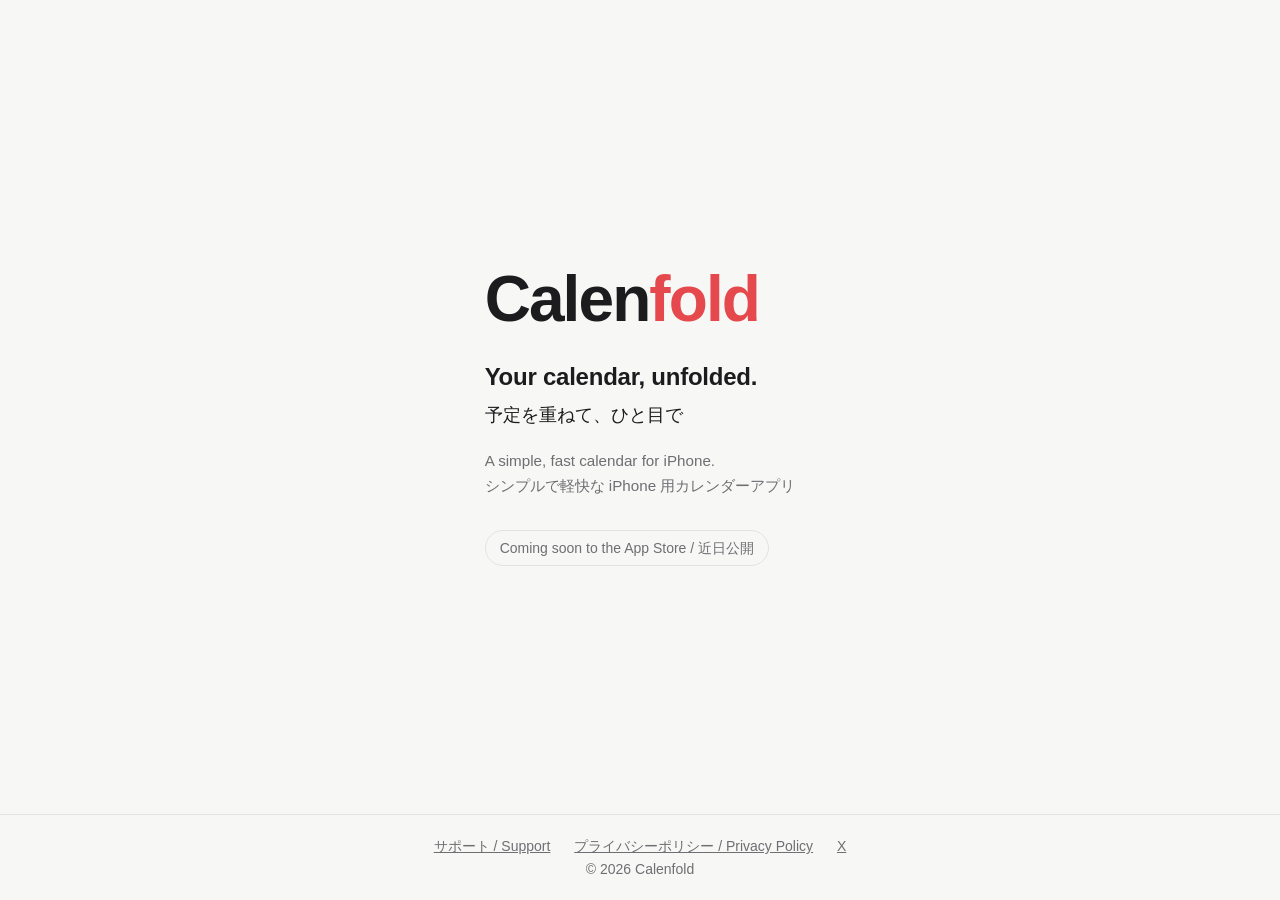
<file: index.html>
<!DOCTYPE html>
<html lang="en">
<head>
  <meta charset="utf-8">
  <meta name="viewport" content="width=device-width, initial-scale=1">
  <title>Calenfold — Your calendar, unfolded</title>
  <meta name="description" content="Calenfold — Your calendar, unfolded. 予定を重ねて、ひと目で。A simple, fast calendar app for iPhone. Coming soon to the App Store.">
  <meta property="og:title" content="Calenfold — Your calendar, unfolded">
  <meta property="og:description" content="予定を重ねて、ひと目で。A simple, fast calendar app for iPhone. Coming soon.">
  <meta property="og:url" content="https://calenfold.com/">
  <meta name="twitter:card" content="summary">
  <style>
    :root {
      --bg: #f7f7f5;
      --fg: #1c1c1e;
      --sub: #6e6e73;
      --accent: #e5484d;
      --line: #e3e3e0;
    }
    @media (prefers-color-scheme: dark) {
      :root {
        --bg: #111113;
        --fg: #f2f2f7;
        --sub: #98989f;
        --accent: #ff6369;
        --line: #2c2c2e;
      }
    }
    * { box-sizing: border-box; }
    body {
      margin: 0;
      min-height: 100vh;
      display: flex;
      flex-direction: column;
      background: var(--bg);
      color: var(--fg);
      font-family: -apple-system, BlinkMacSystemFont, "Hiragino Sans", "Helvetica Neue", sans-serif;
      line-height: 1.6;
    }
    main {
      flex: 1;
      display: flex;
      flex-direction: column;
      justify-content: center;
      max-width: 640px;
      margin: 0 auto;
      padding: 48px 24px;
    }
    h1 {
      font-size: clamp(2.5rem, 8vw, 4rem);
      letter-spacing: -0.03em;
      margin: 0 0 8px;
    }
    h1 span { color: var(--accent); }
    .lead { font-size: 1.25rem; margin: 0 0 4px; }
    .lead { font-size: 1.5rem; font-weight: 600; letter-spacing: -0.01em; }
    .ja { font-size: 1.125rem; margin: 0 0 20px; }
    .desc { color: var(--sub); font-size: 0.95rem; margin: 0 0 32px; }
    .badge {
      display: inline-block;
      align-self: flex-start;
      padding: 6px 14px;
      border: 1px solid var(--line);
      border-radius: 999px;
      font-size: 0.875rem;
      color: var(--sub);
    }
    footer {
      border-top: 1px solid var(--line);
      padding: 20px 24px;
      text-align: center;
      font-size: 0.875rem;
      color: var(--sub);
    }
    footer a { color: inherit; margin: 0 10px; }
  </style>
</head>
<body>
  <main>
    <h1>Calen<span>fold</span></h1>
    <p class="lead">Your calendar, unfolded.</p>
    <p class="ja">予定を重ねて、ひと目で</p>
    <p class="desc">A simple, fast calendar for iPhone.<br>シンプルで軽快な iPhone 用カレンダーアプリ</p>
    <span class="badge">Coming soon to the App Store / 近日公開</span>
  </main>
  <footer>
    <a href="/support/">サポート / Support</a>
    <a href="/privacy/">プライバシーポリシー / Privacy Policy</a>
    <a href="https://x.com/calenfold">X</a>
    <div>&copy; 2026 Calenfold</div>
  </footer>
</body>
</html>
</file>
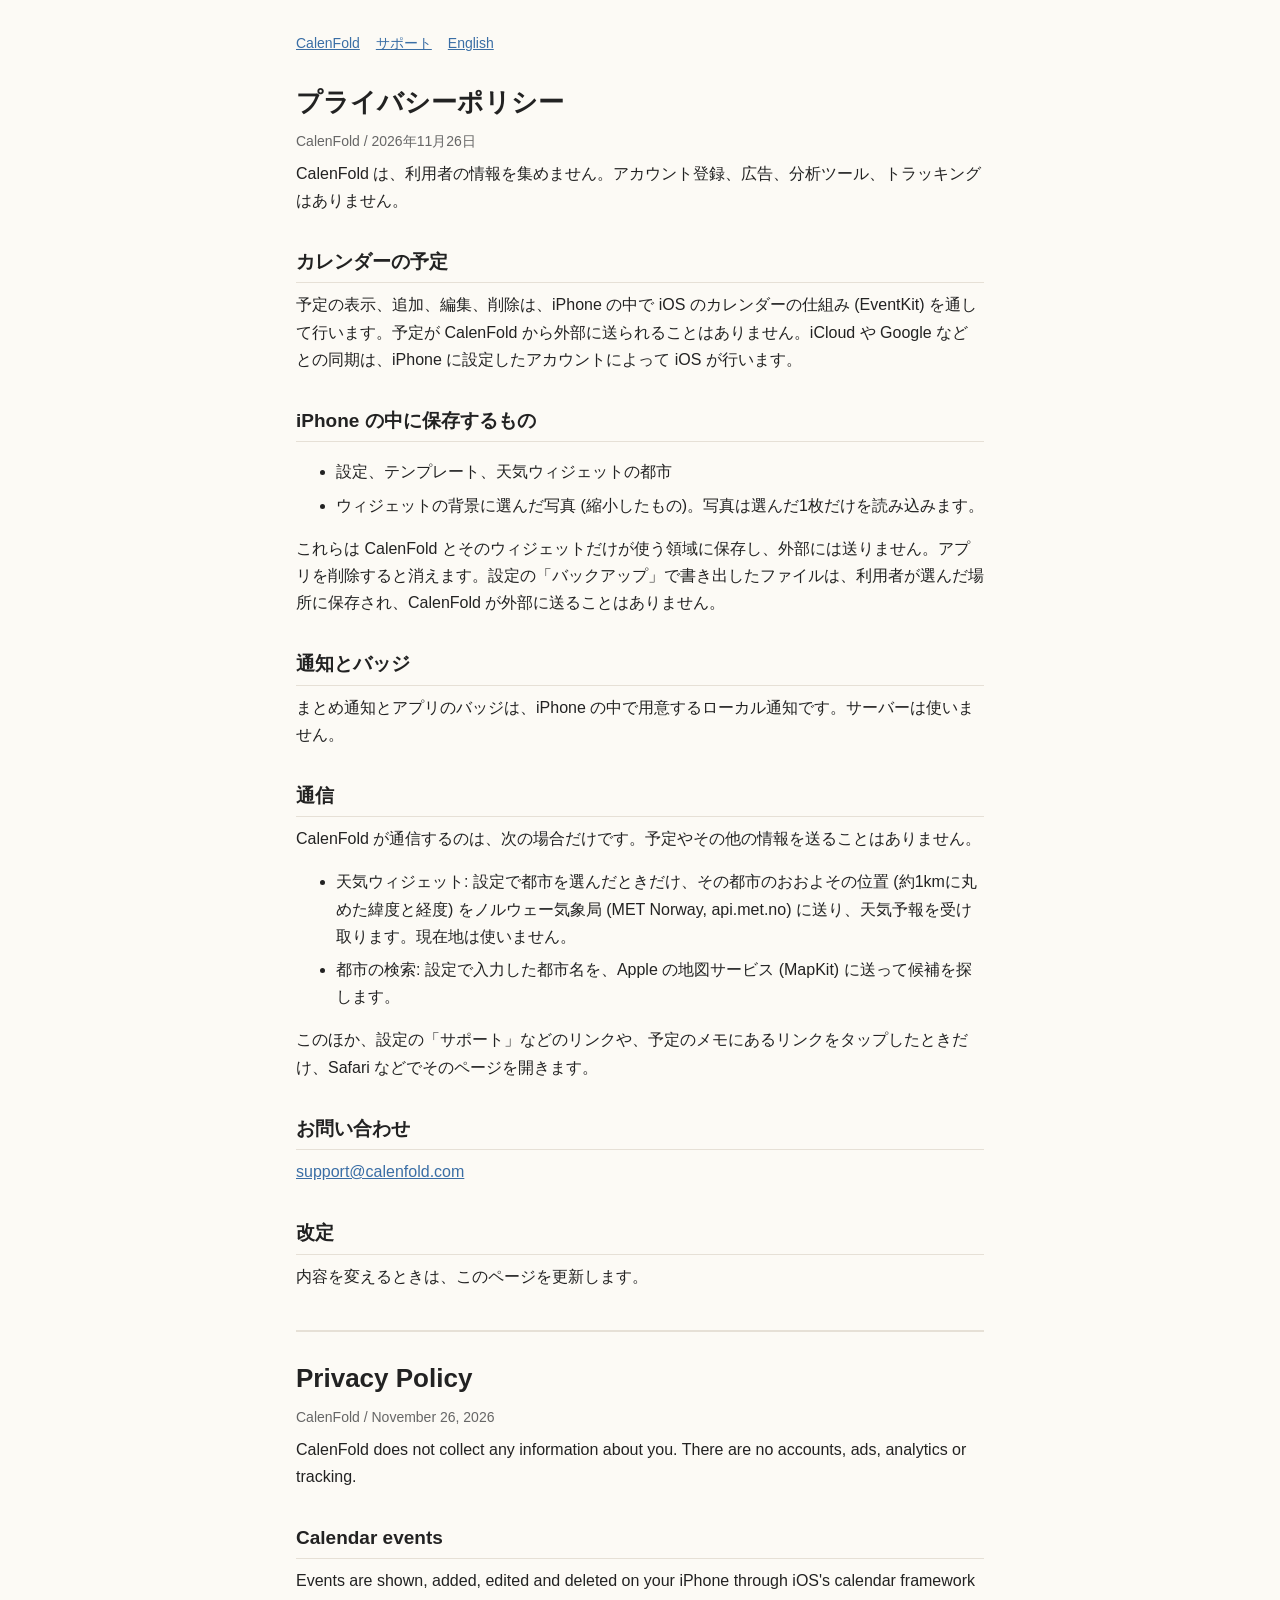
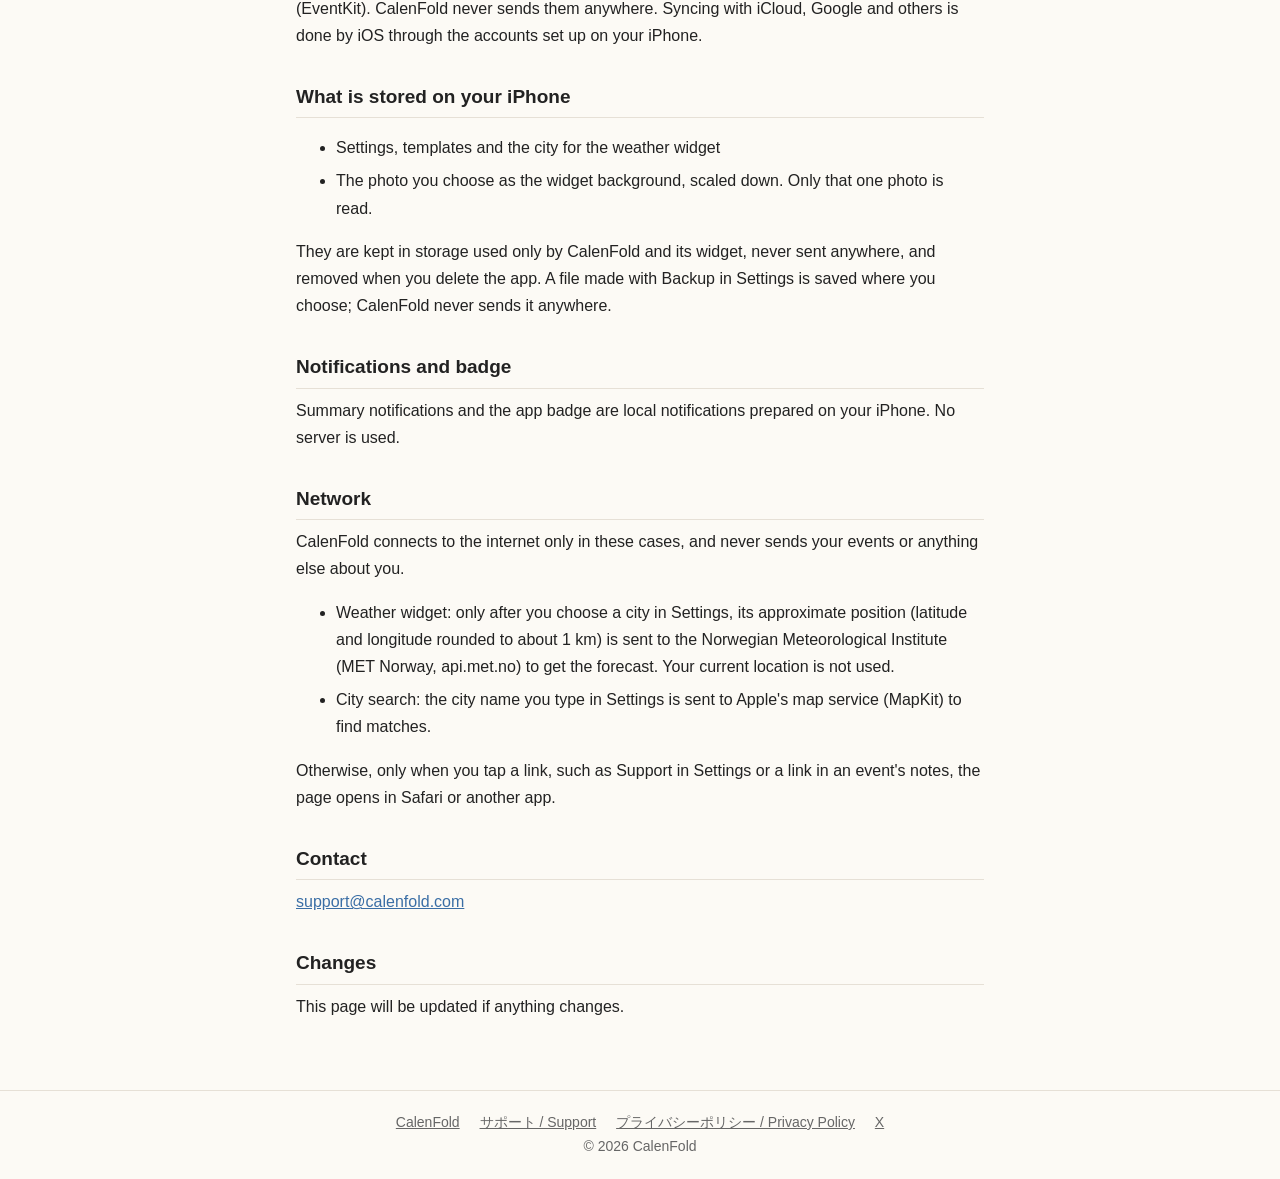
<file: privacy/index.html>
<!doctype html>
<html lang="ja">
<head>
<meta charset="utf-8">
<meta name="viewport" content="width=device-width, initial-scale=1">
<title>CalenFold プライバシーポリシー / Privacy Policy</title>
<link rel="stylesheet" href="../style.css">
</head>
<body>
<main>
<nav><a href="/">CalenFold</a><a href="/support/">サポート</a><a href="#en">English</a></nav>

<h1>プライバシーポリシー</h1>
<p class="sub">CalenFold / 2026年11月26日</p>

<p>CalenFold は、利用者の情報を集めません。アカウント登録、広告、分析ツール、トラッキングはありません。</p>

<h2>カレンダーの予定</h2>
<p>予定の表示、追加、編集、削除は、iPhone の中で iOS のカレンダーの仕組み (EventKit) を通して行います。予定が CalenFold から外部に送られることはありません。iCloud や Google などとの同期は、iPhone に設定したアカウントによって iOS が行います。</p>

<h2>iPhone の中に保存するもの</h2>
<ul>
<li>設定、テンプレート、天気ウィジェットの都市</li>
<li>ウィジェットの背景に選んだ写真 (縮小したもの)。写真は選んだ1枚だけを読み込みます。</li>
</ul>
<p>これらは CalenFold とそのウィジェットだけが使う領域に保存し、外部には送りません。アプリを削除すると消えます。設定の「バックアップ」で書き出したファイルは、利用者が選んだ場所に保存され、CalenFold が外部に送ることはありません。</p>

<h2>通知とバッジ</h2>
<p>まとめ通知とアプリのバッジは、iPhone の中で用意するローカル通知です。サーバーは使いません。</p>

<h2>通信</h2>
<p>CalenFold が通信するのは、次の場合だけです。予定やその他の情報を送ることはありません。</p>
<ul>
<li>天気ウィジェット: 設定で都市を選んだときだけ、その都市のおおよその位置 (約1kmに丸めた緯度と経度) をノルウェー気象局 (MET Norway, api.met.no) に送り、天気予報を受け取ります。現在地は使いません。</li>
<li>都市の検索: 設定で入力した都市名を、Apple の地図サービス (MapKit) に送って候補を探します。</li>
</ul>
<p>このほか、設定の「サポート」などのリンクや、予定のメモにあるリンクをタップしたときだけ、Safari などでそのページを開きます。</p>

<h2>お問い合わせ</h2>
<p><a href="mailto:support@calenfold.com">support@calenfold.com</a></p>

<h2>改定</h2>
<p>内容を変えるときは、このページを更新します。</p>

<section class="lang" id="en" lang="en">
<h1>Privacy Policy</h1>
<p class="sub">CalenFold / November 26, 2026</p>

<p>CalenFold does not collect any information about you. There are no accounts, ads, analytics or tracking.</p>

<h2>Calendar events</h2>
<p>Events are shown, added, edited and deleted on your iPhone through iOS's calendar framework (EventKit). CalenFold never sends them anywhere. Syncing with iCloud, Google and others is done by iOS through the accounts set up on your iPhone.</p>

<h2>What is stored on your iPhone</h2>
<ul>
<li>Settings, templates and the city for the weather widget</li>
<li>The photo you choose as the widget background, scaled down. Only that one photo is read.</li>
</ul>
<p>They are kept in storage used only by CalenFold and its widget, never sent anywhere, and removed when you delete the app. A file made with Backup in Settings is saved where you choose; CalenFold never sends it anywhere.</p>

<h2>Notifications and badge</h2>
<p>Summary notifications and the app badge are local notifications prepared on your iPhone. No server is used.</p>

<h2>Network</h2>
<p>CalenFold connects to the internet only in these cases, and never sends your events or anything else about you.</p>
<ul>
<li>Weather widget: only after you choose a city in Settings, its approximate position (latitude and longitude rounded to about 1 km) is sent to the Norwegian Meteorological Institute (MET Norway, api.met.no) to get the forecast. Your current location is not used.</li>
<li>City search: the city name you type in Settings is sent to Apple's map service (MapKit) to find matches.</li>
</ul>
<p>Otherwise, only when you tap a link, such as Support in Settings or a link in an event's notes, the page opens in Safari or another app.</p>

<h2>Contact</h2>
<p><a href="mailto:support@calenfold.com">support@calenfold.com</a></p>

<h2>Changes</h2>
<p>This page will be updated if anything changes.</p>
</section>
</main>
<footer>
<a href="/">CalenFold</a>
<a href="/support/">サポート / Support</a>
<a href="/privacy/">プライバシーポリシー / Privacy Policy</a>
<a href="https://x.com/calenfold">X</a>
<div>&copy; 2026 CalenFold</div>
</footer>
</body>
</html>
</file>
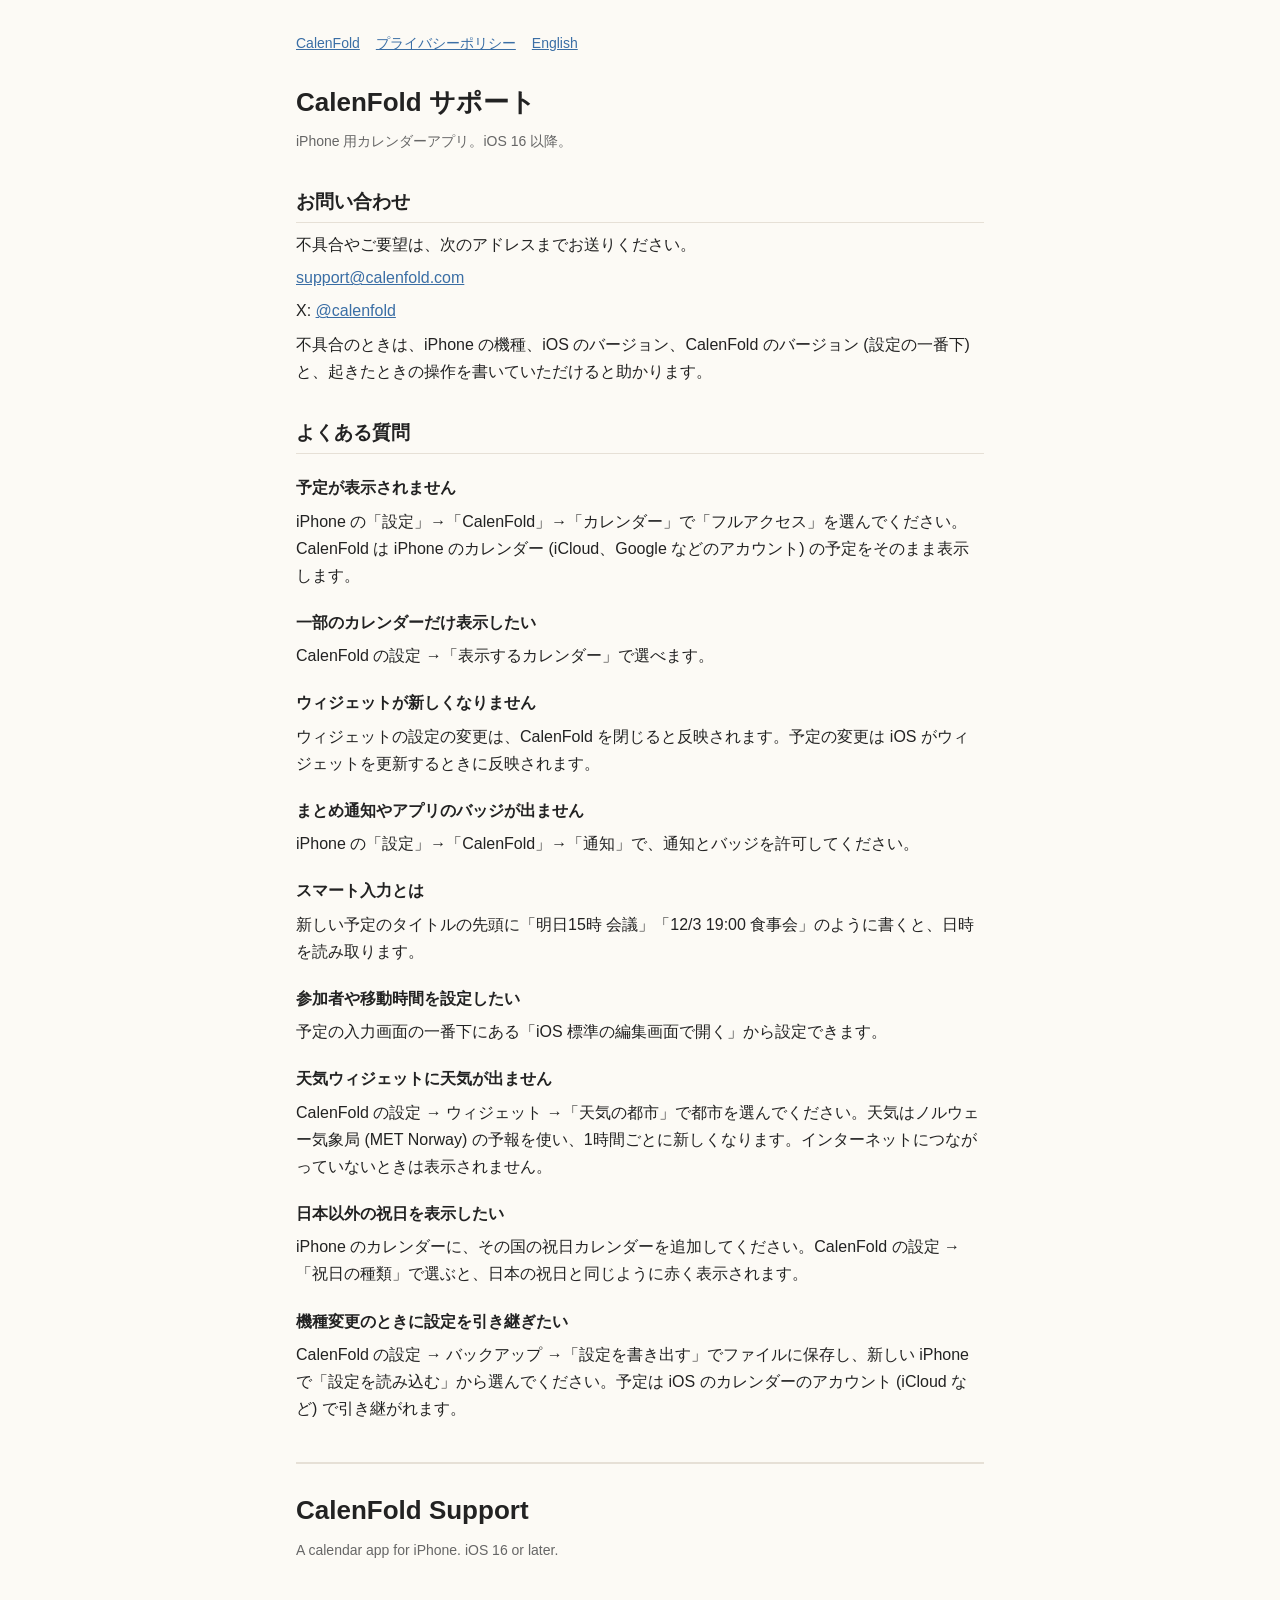
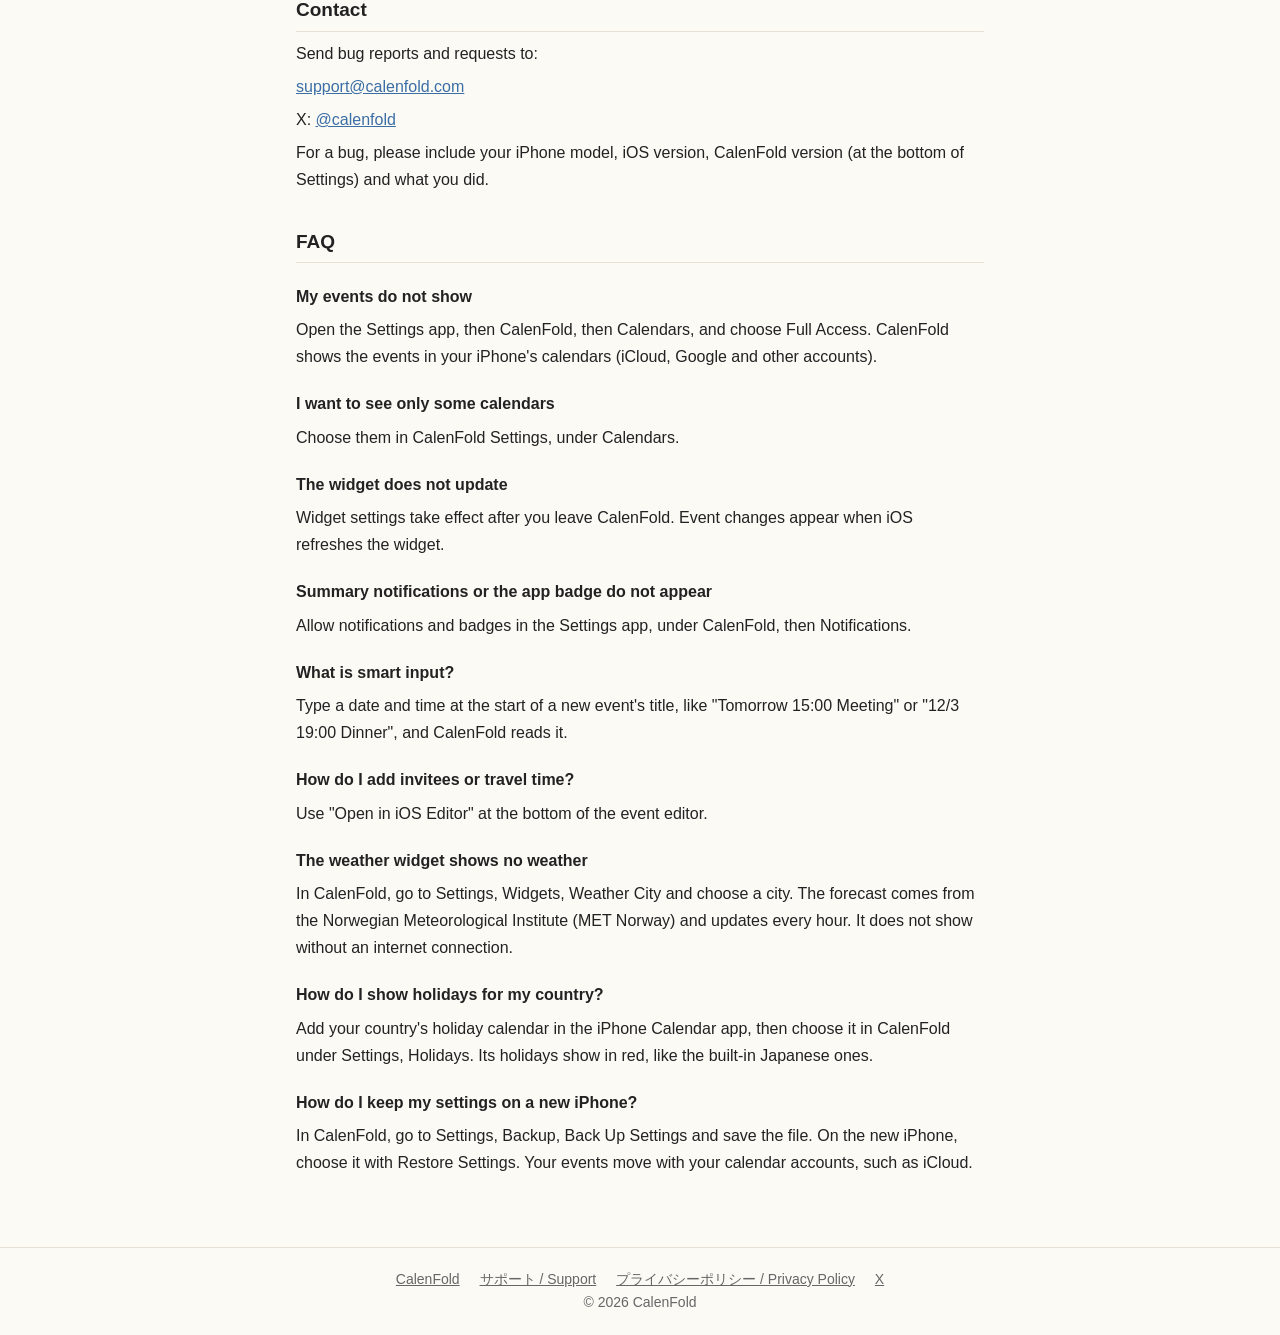
<file: support/index.html>
<!doctype html>
<html lang="ja">
<head>
<meta charset="utf-8">
<meta name="viewport" content="width=device-width, initial-scale=1">
<title>CalenFold サポート / Support</title>
<link rel="stylesheet" href="../style.css">
</head>
<body>
<main>
<nav><a href="/">CalenFold</a><a href="/privacy/">プライバシーポリシー</a><a href="#en">English</a></nav>

<h1>CalenFold サポート</h1>
<p class="sub">iPhone 用カレンダーアプリ。iOS 16 以降。</p>

<h2>お問い合わせ</h2>
<p>不具合やご要望は、次のアドレスまでお送りください。</p>
<p><a href="mailto:support@calenfold.com">support@calenfold.com</a></p>
<p>X: <a href="https://x.com/calenfold">@calenfold</a></p>
<p>不具合のときは、iPhone の機種、iOS のバージョン、CalenFold のバージョン (設定の一番下) と、起きたときの操作を書いていただけると助かります。</p>

<h2>よくある質問</h2>
<h3>予定が表示されません</h3>
<p>iPhone の「設定」→「CalenFold」→「カレンダー」で「フルアクセス」を選んでください。CalenFold は iPhone のカレンダー (iCloud、Google などのアカウント) の予定をそのまま表示します。</p>
<h3>一部のカレンダーだけ表示したい</h3>
<p>CalenFold の設定 →「表示するカレンダー」で選べます。</p>
<h3>ウィジェットが新しくなりません</h3>
<p>ウィジェットの設定の変更は、CalenFold を閉じると反映されます。予定の変更は iOS がウィジェットを更新するときに反映されます。</p>
<h3>まとめ通知やアプリのバッジが出ません</h3>
<p>iPhone の「設定」→「CalenFold」→「通知」で、通知とバッジを許可してください。</p>
<h3>スマート入力とは</h3>
<p>新しい予定のタイトルの先頭に「明日15時 会議」「12/3 19:00 食事会」のように書くと、日時を読み取ります。</p>
<h3>参加者や移動時間を設定したい</h3>
<p>予定の入力画面の一番下にある「iOS 標準の編集画面で開く」から設定できます。</p>
<h3>天気ウィジェットに天気が出ません</h3>
<p>CalenFold の設定 → ウィジェット →「天気の都市」で都市を選んでください。天気はノルウェー気象局 (MET Norway) の予報を使い、1時間ごとに新しくなります。インターネットにつながっていないときは表示されません。</p>
<h3>日本以外の祝日を表示したい</h3>
<p>iPhone のカレンダーに、その国の祝日カレンダーを追加してください。CalenFold の設定 →「祝日の種類」で選ぶと、日本の祝日と同じように赤く表示されます。</p>
<h3>機種変更のときに設定を引き継ぎたい</h3>
<p>CalenFold の設定 → バックアップ →「設定を書き出す」でファイルに保存し、新しい iPhone で「設定を読み込む」から選んでください。予定は iOS のカレンダーのアカウント (iCloud など) で引き継がれます。</p>

<section class="lang" id="en" lang="en">
<h1>CalenFold Support</h1>
<p class="sub">A calendar app for iPhone. iOS 16 or later.</p>

<h2>Contact</h2>
<p>Send bug reports and requests to:</p>
<p><a href="mailto:support@calenfold.com">support@calenfold.com</a></p>
<p>X: <a href="https://x.com/calenfold">@calenfold</a></p>
<p>For a bug, please include your iPhone model, iOS version, CalenFold version (at the bottom of Settings) and what you did.</p>

<h2>FAQ</h2>
<h3>My events do not show</h3>
<p>Open the Settings app, then CalenFold, then Calendars, and choose Full Access. CalenFold shows the events in your iPhone's calendars (iCloud, Google and other accounts).</p>
<h3>I want to see only some calendars</h3>
<p>Choose them in CalenFold Settings, under Calendars.</p>
<h3>The widget does not update</h3>
<p>Widget settings take effect after you leave CalenFold. Event changes appear when iOS refreshes the widget.</p>
<h3>Summary notifications or the app badge do not appear</h3>
<p>Allow notifications and badges in the Settings app, under CalenFold, then Notifications.</p>
<h3>What is smart input?</h3>
<p>Type a date and time at the start of a new event's title, like "Tomorrow 15:00 Meeting" or "12/3 19:00 Dinner", and CalenFold reads it.</p>
<h3>How do I add invitees or travel time?</h3>
<p>Use "Open in iOS Editor" at the bottom of the event editor.</p>
<h3>The weather widget shows no weather</h3>
<p>In CalenFold, go to Settings, Widgets, Weather City and choose a city. The forecast comes from the Norwegian Meteorological Institute (MET Norway) and updates every hour. It does not show without an internet connection.</p>
<h3>How do I show holidays for my country?</h3>
<p>Add your country's holiday calendar in the iPhone Calendar app, then choose it in CalenFold under Settings, Holidays. Its holidays show in red, like the built-in Japanese ones.</p>
<h3>How do I keep my settings on a new iPhone?</h3>
<p>In CalenFold, go to Settings, Backup, Back Up Settings and save the file. On the new iPhone, choose it with Restore Settings. Your events move with your calendar accounts, such as iCloud.</p>
</section>
</main>
<footer>
<a href="/">CalenFold</a>
<a href="/support/">サポート / Support</a>
<a href="/privacy/">プライバシーポリシー / Privacy Policy</a>
<a href="https://x.com/calenfold">X</a>
<div>&copy; 2026 CalenFold</div>
</footer>
</body>
</html>
</file>
<file: style.css>
:root { --bg: #fcfaf5; --text: #222; --sub: #666; --line: #e6e0d6; --accent: #3a6ea5; }
@media (prefers-color-scheme: dark) {
  :root { --bg: #1c1c1e; --text: #eee; --sub: #aaa; --line: #3a3a3c; --accent: #6ea8e6; }
}
* { box-sizing: border-box; }
body { margin: 0; background: var(--bg); color: var(--text); font: 16px/1.7 -apple-system, BlinkMacSystemFont, "Hiragino Sans", sans-serif; }
main { max-width: 720px; margin: 0 auto; padding: 32px 16px 64px; }
h1 { font-size: 26px; margin: 0 0 4px; }
h2 { font-size: 19px; margin: 32px 0 8px; padding-bottom: 4px; border-bottom: 1px solid var(--line); }
h3 { font-size: 16px; margin: 20px 0 4px; }
p, li { margin: 6px 0; }
a { color: var(--accent); }
.sub { color: var(--sub); font-size: 14px; }
.lang { margin: 40px 0 0; padding-top: 24px; border-top: 2px solid var(--line); }
nav { font-size: 14px; margin-bottom: 24px; }
nav a { margin-right: 16px; }
footer { border-top: 1px solid var(--line); padding: 20px 16px; text-align: center; font-size: 14px; color: var(--sub); }
footer a { color: inherit; margin: 0 8px; display: inline-block; }
</file>
